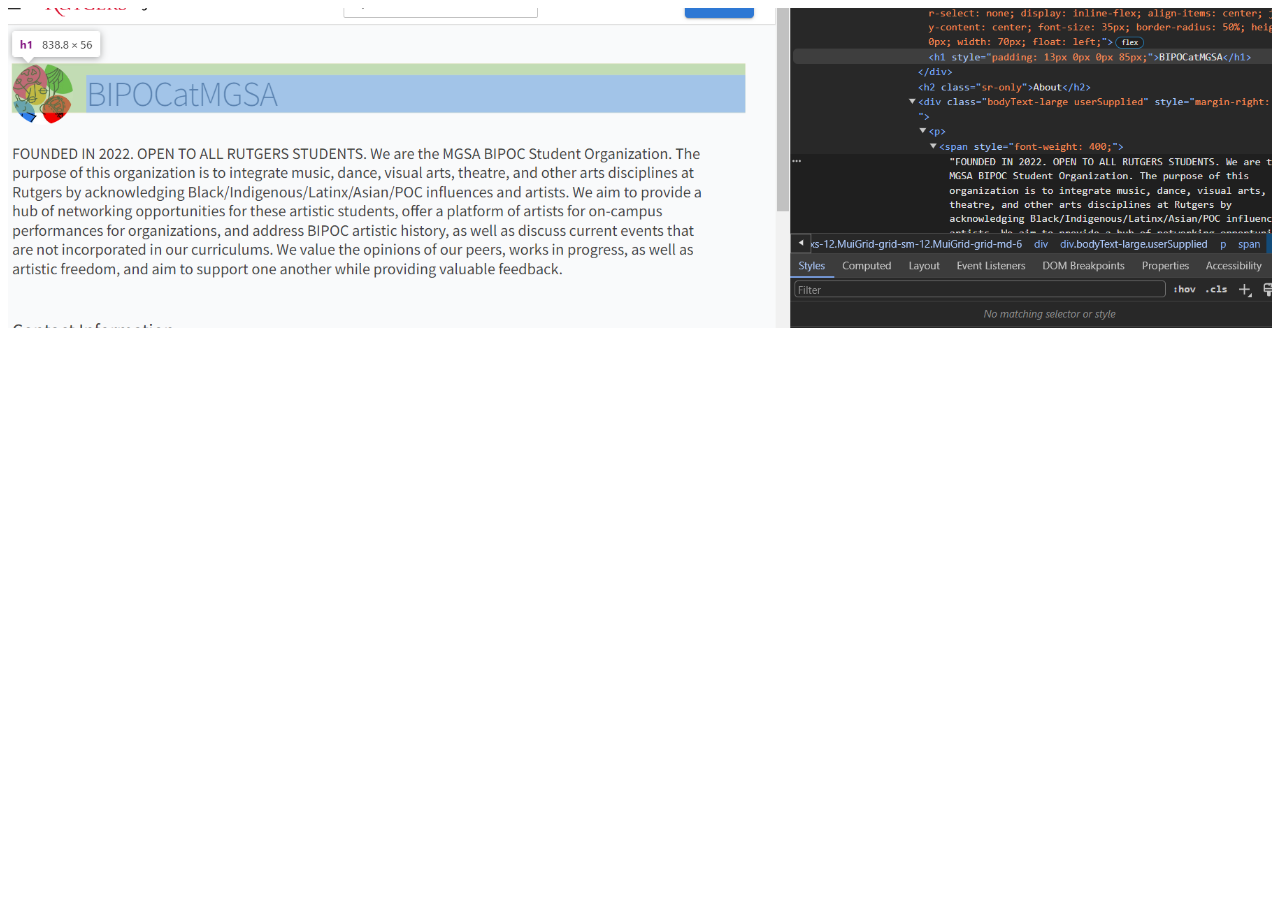
<file: HACK/INDEX.HTML>
<!DOCTYPE html>

<html lang="en">

<head>

<meta charset="UTF-8">

<title>HACK NETART</title>

<meta name="viewport" content="width=device-width,initial-scale=1">

</head>

<body>

    <img src="Screenshot_6.png" style="width:100%;">


</body>

</html>
</file>
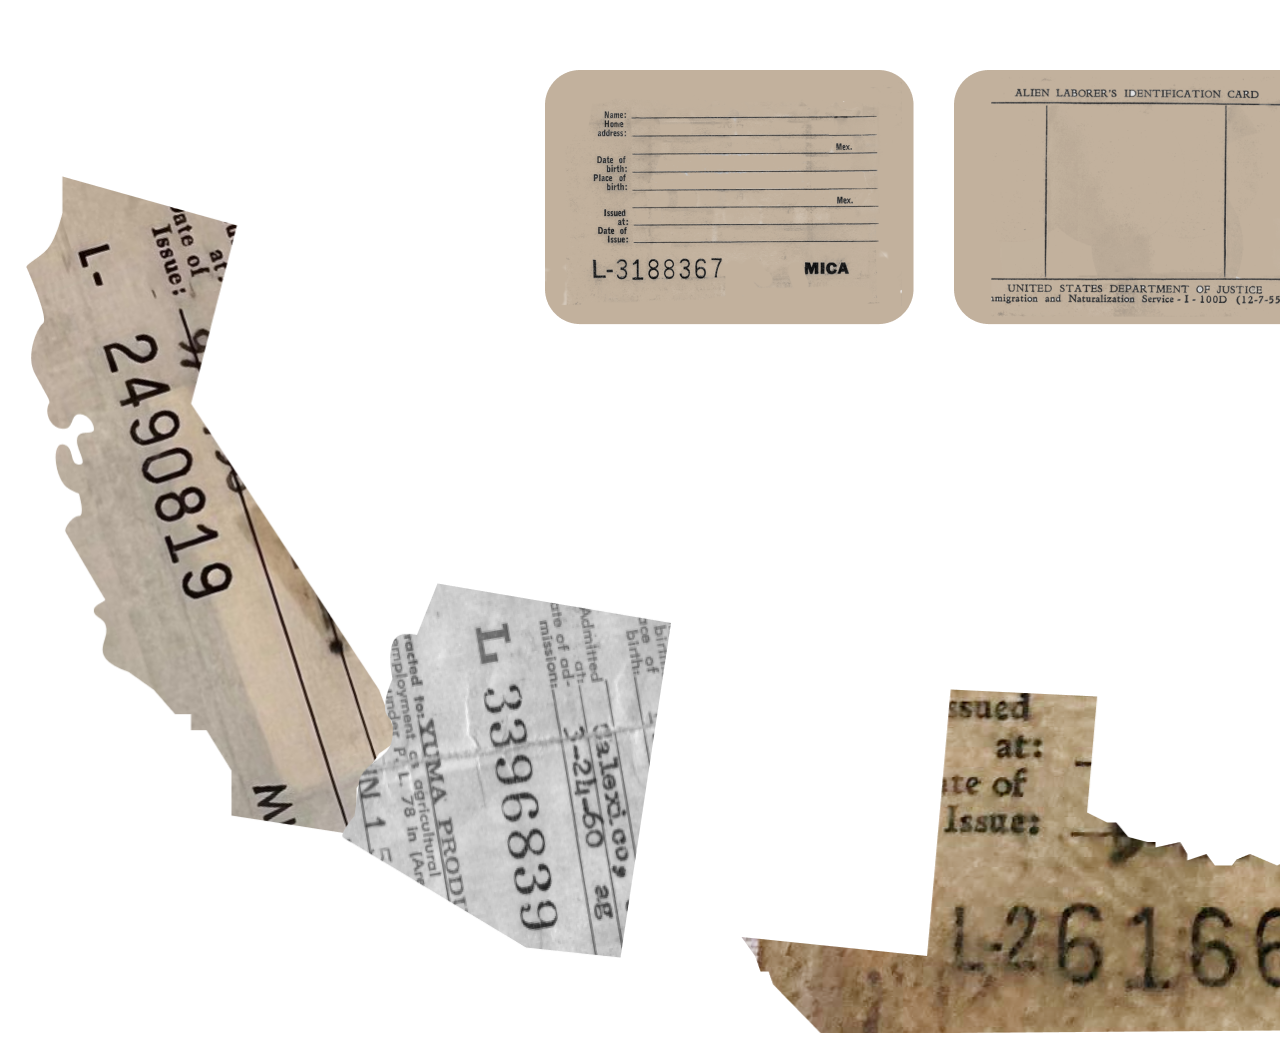
<file: HYPERTXT/INDEX.HTML>
<!DOCTYPE html>
<html>
    <body>
        <div style="width: 1440px; height: 1024px; position: relative; background: #ffffff">
            <a href="index1.html"><img style="width: 369.09px; height: 657.50px; left: 18.41px; top: 167.50px; position: absolute" src="Vector 1.png" /></a>

            <a href="index2.html"><img style="width: 670px; height: 344.50px; left: 733px; top: 680.50px; position: absolute" src="Vector 2.png" /></a>

            <a href="index3.html"><img style="width: 328.62px; height: 375px; left: 334.38px; top: 574.50px; position: absolute" src="Vector 3.png" /></a>

            <a href="index4.html"><img style="width: 369px; height: 255px; left: 537px; top: 62px; position: absolute" src="Group 3.png" /></a>

            <a href="index5.html"><img style="width: 369px; height: 255px; left: 946px; top: 62px; position: absolute" src="Group 1.png" /></a>
          </div>
    </body>
</html>
</file>
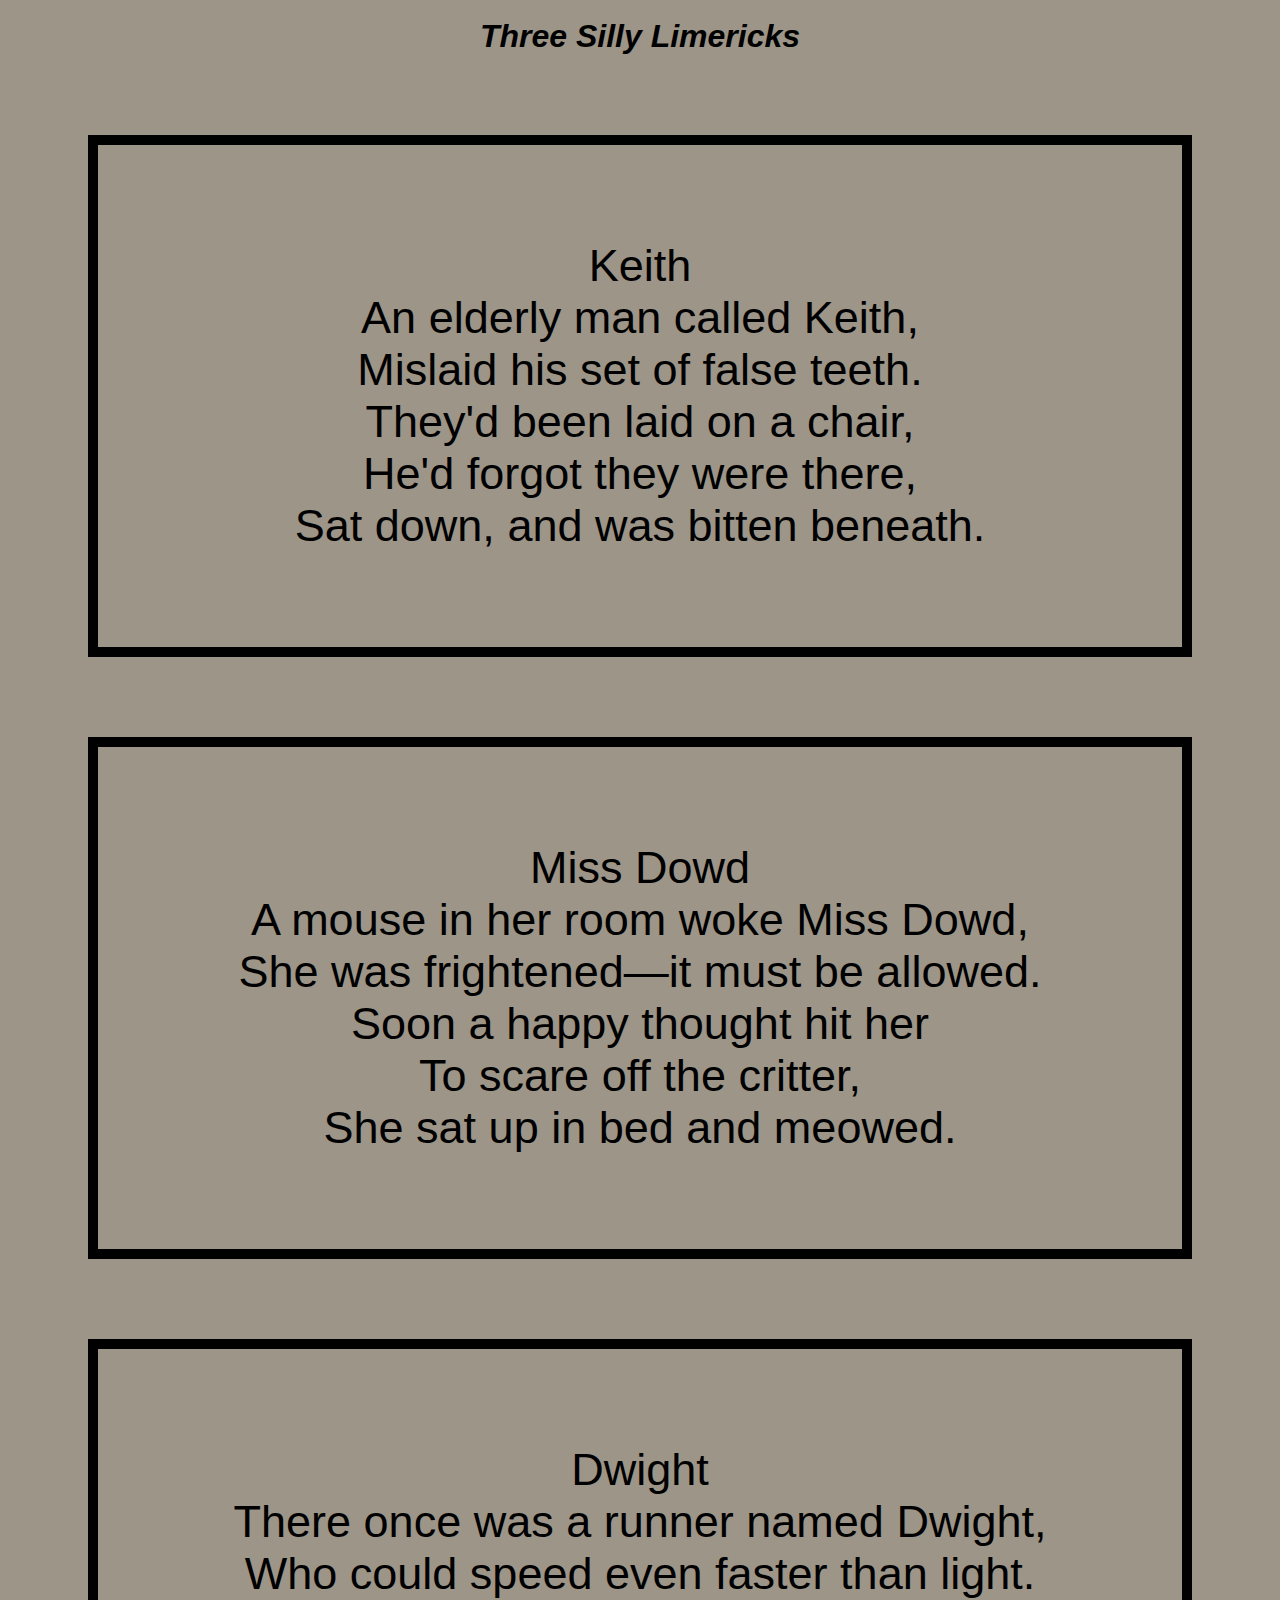
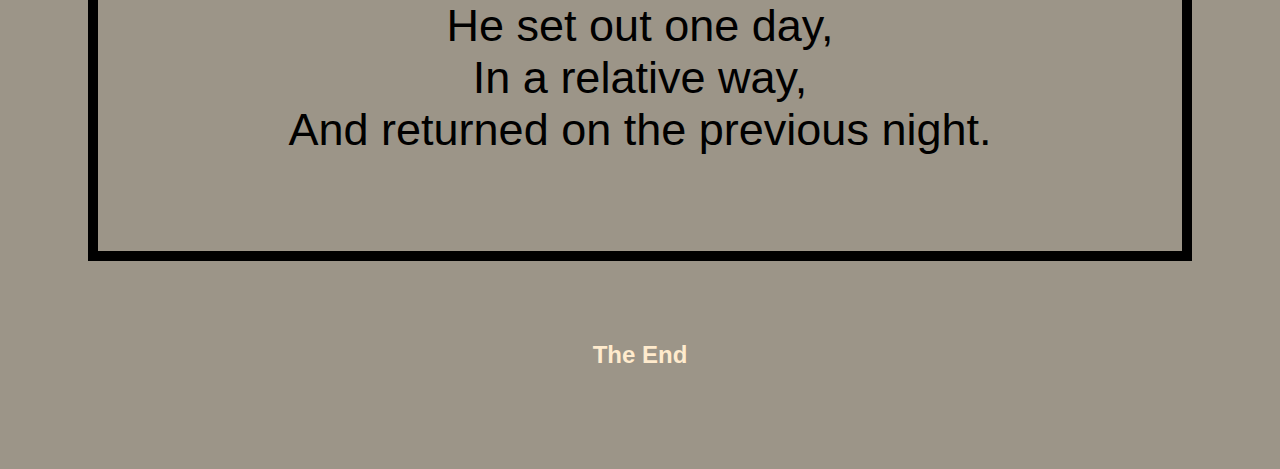
<file: limericks/index.html>
<head> 
    <!DOCTYPE html>
<html lang="en">
<head>
  <meta charset="UTF-8">
  <title>Exercise 3</title>
  <meta name="viewport" content="width=device-width,initial-scale=1">
  <link rel="stylesheet" href="css/style.css">  
</head>
<body>
    <h1>Three Silly Limericks</h1>    
    <div>
        <p><span class="title">Keith</span><br>
        An elderly man called Keith,<br>
        Mislaid his set of false teeth.<br>
        They'd been laid on a chair,<br>
        He'd forgot they were there,<br>
        Sat down, and was bitten beneath.</p>
    </div>
    <div>
        <p><span class="title">Miss Dowd</span><br>
        A mouse in her room woke Miss Dowd,<br>
        She was frightened—it must be allowed.<br>
        Soon a happy thought hit her<br>
        To scare off the critter,<br>
        She sat up in bed and meowed.</p>
    </div>
    <div>
        <p><span class="title">Dwight</span><br>
        There once was a runner named Dwight,<br>
        Who could speed even faster than light.<br>
        He set out one day,<br>
        In a relative way,<br>
        And returned on the previous night.</p>
    </div>
    <h2 id="theend">The End</h2>
    <br>
    <br>
    <br>
    <br>
</body>
</html>
</head>
</file>
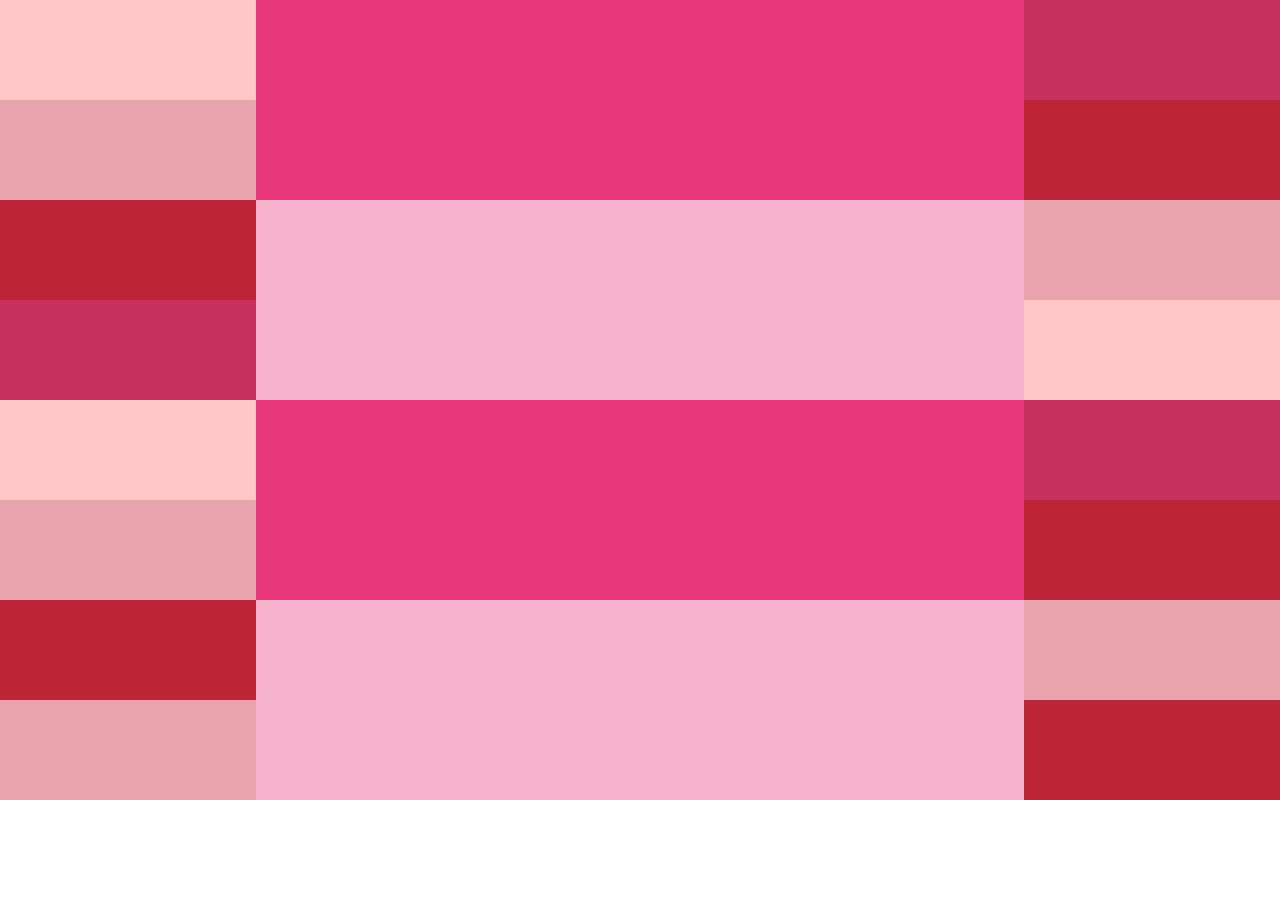
<file: quilt/css/index.html>
<html lang="en">
<head>
  <meta charset="UTF-8">
  <title>My HTML Document</title>
  <meta name="viewport" content="width=device-width,initial-scale=1">
  <link rel="stylesheet" href="style.css">
</head>
<body>
  <div class="column1">
    <div class="smallbox pink1"></div>
    <div class="smallbox pink2"></div>
  </div>

  <div class="column2">
  </div>
  
  <div class="column3"> 
    <div class="smallbox pink3"></div>
    <div class="smallbox pink4"></div>
  </div>

  <div class="column4">
    <div class="smallbox pink5"></div>
    <div class="smallbox pink6"></div>
  </div>

  <div class="column5">
</div>

<div class="column3"> 
    <div class="smallbox pink7"></div>
    <div class="smallbox pink8"></div>
  </div>

  <div class="column1">
    <div class="smallbox pink9"></div>
    <div class="smallbox pink10"></div>
  </div>

  <div class="column2">
  </div>
  
  <div class="column3"> 
    <div class="smallbox pink11"></div>
    <div class="smallbox pink12"></div>
  </div>

  <div class="column4">
    <div class="smallbox pink13"></div>
    <div class="smallbox pink14"></div>
  </div>

  <div class="column5">
</div>

<div class="column3"> 
    <div class="smallbox pink15"></div>
    <div class="smallbox pink16"></div>
  </div>
  
</body>
</html>
</file>
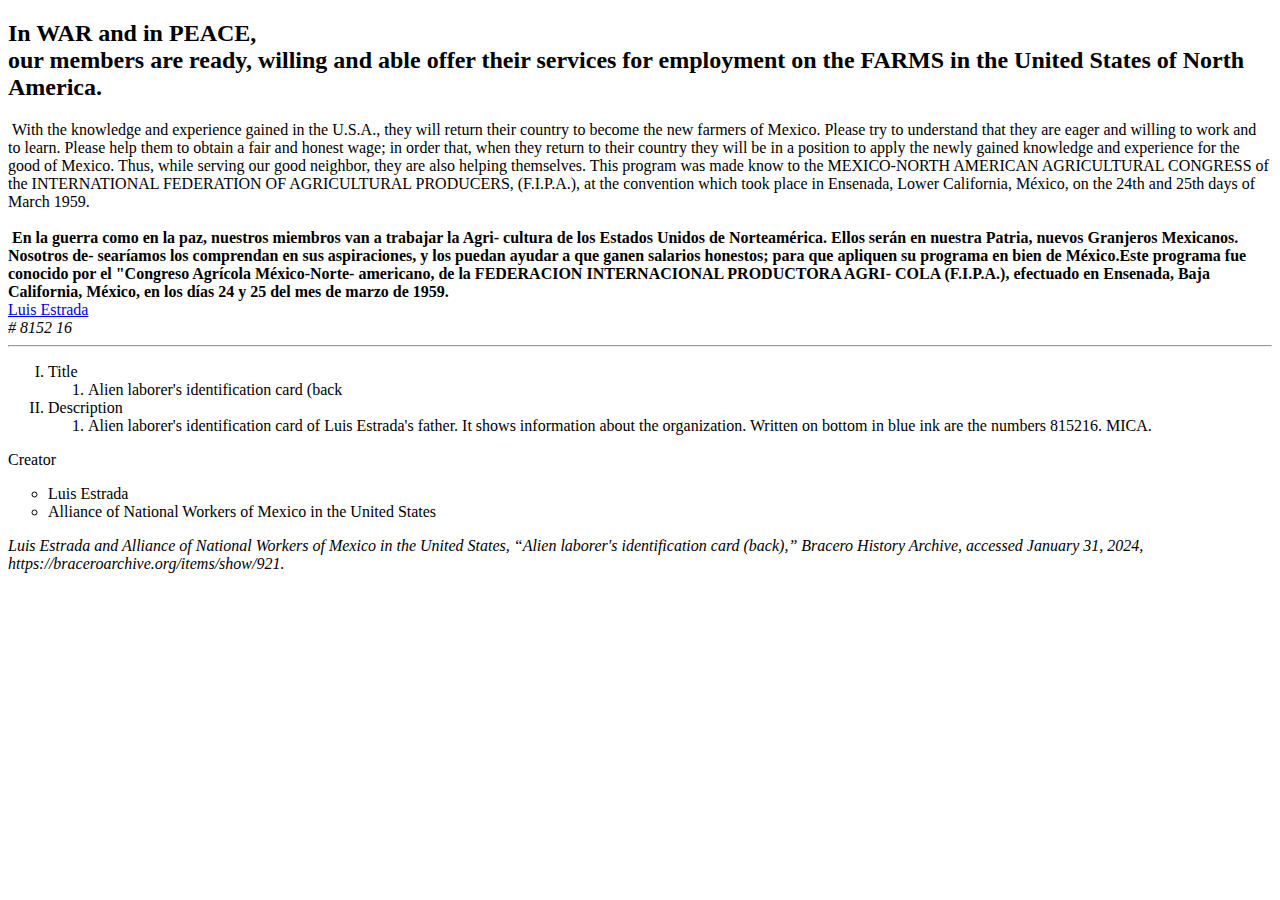
<file: poem.html>
<!DOCTYPE html>

<html lang="en">

<head>

<meta charset="UTF-8">

<title>BRACERO</title>

<meta name="viewport" content="width=device-width,initial-scale=1">

</head>

<body>

<p>
  <h2>In WAR and in PEACE, <br>our members are ready, willing and able offer their services for employment on the FARMS in the United States of North America.</h2>
  
  &nbsp;With the knowledge and experience gained in the U.S.A., they will return their country to become the new farmers of Mexico. Please try to understand that they are eager and willing to work and to learn. Please help them to obtain a fair and honest wage; in order that, when they return to their country they will be in a position to apply the newly gained knowledge and experience for the good of Mexico. Thus, while serving our good neighbor, they are also helping themselves.
  This program was made know to the MEXICO-NORTH AMERICAN AGRICULTURAL CONGRESS of the INTERNATIONAL FEDERATION OF AGRICULTURAL PRODUCERS, (F.I.P.A.), at the convention which took place in Ensenada, Lower California, México, on the 24th and 25th days of March 1959.
  <br>
  <br>
  <b>&nbsp;En la guerra como en la paz, nuestros miembros van a trabajar la Agri- cultura de los Estados Unidos de Norteamérica.
    Ellos serán en nuestra Patria, nuevos Granjeros Mexicanos. Nosotros de- searíamos los comprendan en sus aspiraciones, y los puedan ayudar a que ganen salarios honestos; para que apliquen su programa en bien de México.Este programa fue conocido por el "Congreso Agrícola México-Norte- americano, de la FEDERACION INTERNACIONAL PRODUCTORA AGRI- COLA (F.I.P.A.), efectuado en Ensenada, Baja California, México, en los días 24 y 25 del mes de marzo de 1959. </b>
  <br>
    <a href="https://braceroarchive.org/items/show/921">Luis Estrada</a>
    <br>
  <em># 8152 16</em>
  <HR></hr>
    <ol type="I">
      <li>Title
        <ol>
      <li>Alien laborer's identification card (back</li></ol></li>
      <li>Description
        <ol>
      <li>Alien laborer's identification card of Luis Estrada's father. It shows information about the organization. Written on bottom in blue ink are the numbers 815216. MICA.</li></ol></li></ol>
Creator
      <ul style="list-style-type:circle;">
        <li>Luis Estrada
        </li>
        <li>Alliance of National Workers of Mexico in the United States
        </li>
      </ul> 
      <em>Luis Estrada and Alliance of National Workers of Mexico in the United States, “Alien laborer's identification card (back),” Bracero History Archive, accessed January 31, 2024, https://braceroarchive.org/items/show/921.</em>


        </p>
</body>

</html>
</file>
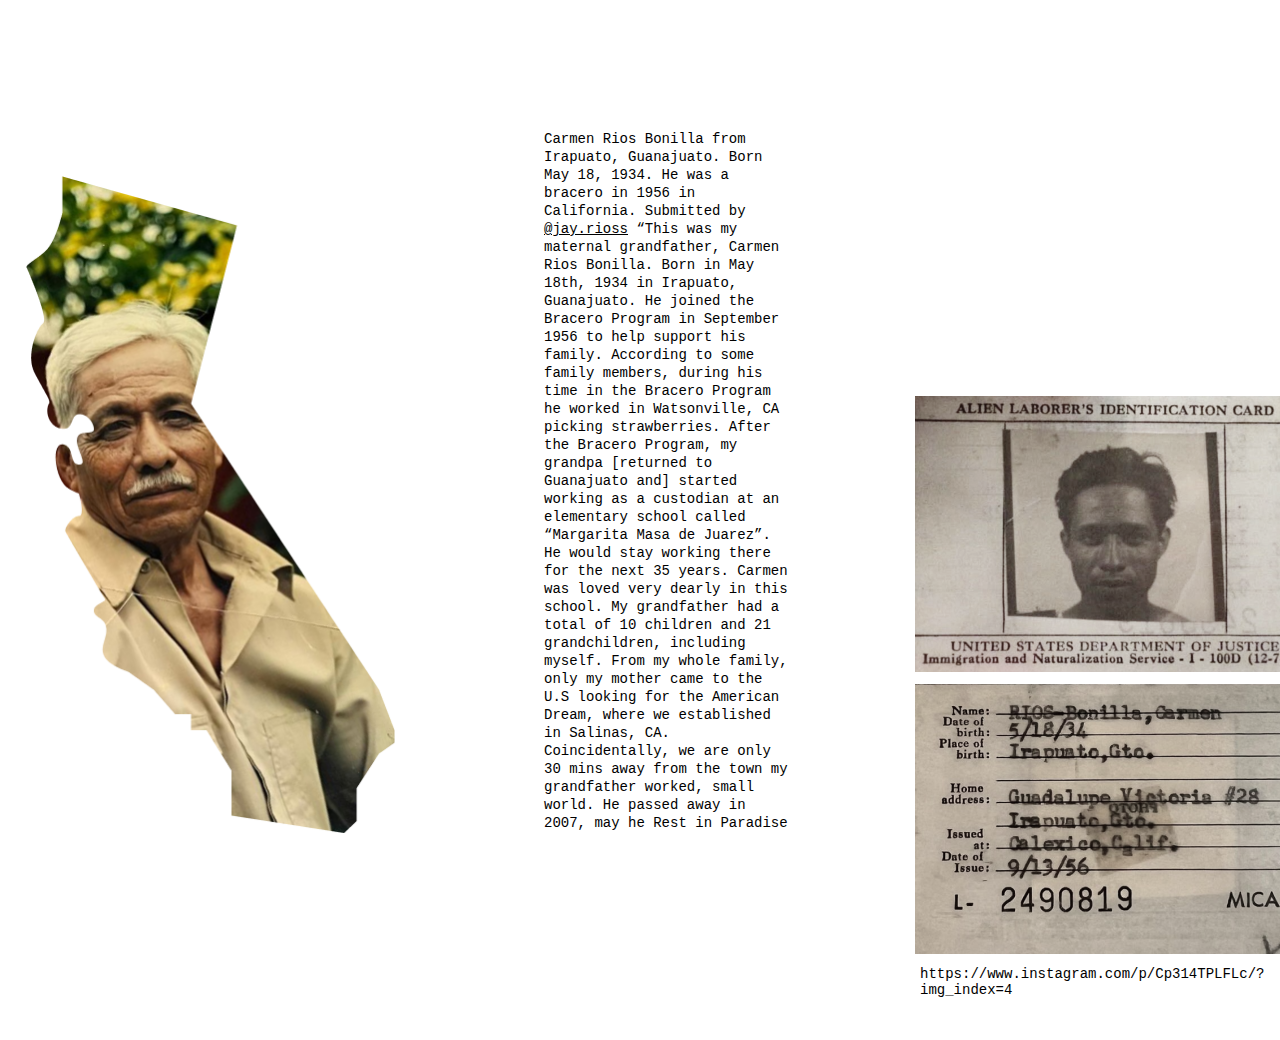
<file: HYPERTXT/index1.html>
<!DOCTYPE html>
<html>
    <body>
        <div style="width: 1440px; height: 1024px; position: relative; background: white">
            <div style="width: 1440px; height: 1024px; position: relative; background: white">
                <img style="width: 369.09px; height: 657.50px; left: 18.41px; top: 167.50px; position: absolute" src="Vector 1_1.png" />
                <img style="width: 407px; height: 270px; left: 907px; top: 676px; position: absolute" src="336314318_243949168069461_3051925412244981417_n 1.png" />
                <img style="width: 407px; height: 276px; left: 907px; top: 388px; position: absolute" src="336078415_721620192793304_8714685866703352473_n 1.png" />
                <div style="width: 249px; left: 536px; top: 121px; position: absolute"><span style="color: black; font-size: 14px; font-family:'Courier New', Courier, monospace; font-weight: 400; word-wrap: break-word">Carmen Rios Bonilla from Irapuato, Guanajuato. Born May 18, 1934. He was a bracero in 1956 in California.  Submitted by </span><span style="color: black; font-size: 14px; font-family:'Courier New', Courier, monospace; font-weight: 400; text-decoration: underline; word-wrap: break-word">@jay.rioss</span><span style="color: black; font-size: 14px; font-family:'Courier New', Courier, monospace; font-weight: 400; word-wrap: break-word">  “This was my maternal grandfather, Carmen Rios Bonilla. Born in May 18th, 1934 in Irapuato, Guanajuato. He joined the Bracero Program in September 1956 to help support his family. According to some family members, during his time in the Bracero Program he worked in Watsonville, CA picking strawberries.  After the Bracero Program, my grandpa [returned to Guanajuato and] started working as a custodian at an elementary school called “Margarita Masa de Juarez”. He would stay working there for the next 35 years. Carmen was loved very dearly in this school.  My grandfather had a total of 10 children and 21 grandchildren, including myself. From my whole family, only my mother came to the U.S looking for the American Dream, where we established in Salinas, CA. Coincidentally, we are only 30 mins away from the town my grandfather worked, small world.  He passed away in 2007, may he Rest in Paradise</span></div>
                <div style="width: 398px; left: 912px; top: 958px; position: absolute; color: black; font-size: 14px; font-family:'Courier New', Courier, monospace; font-weight: 400; word-wrap: break-word">https://www.instagram.com/p/Cp314TPLFLc/?img_index=4</div>
              </div>
          </div>
    </body>
</html>
</file>
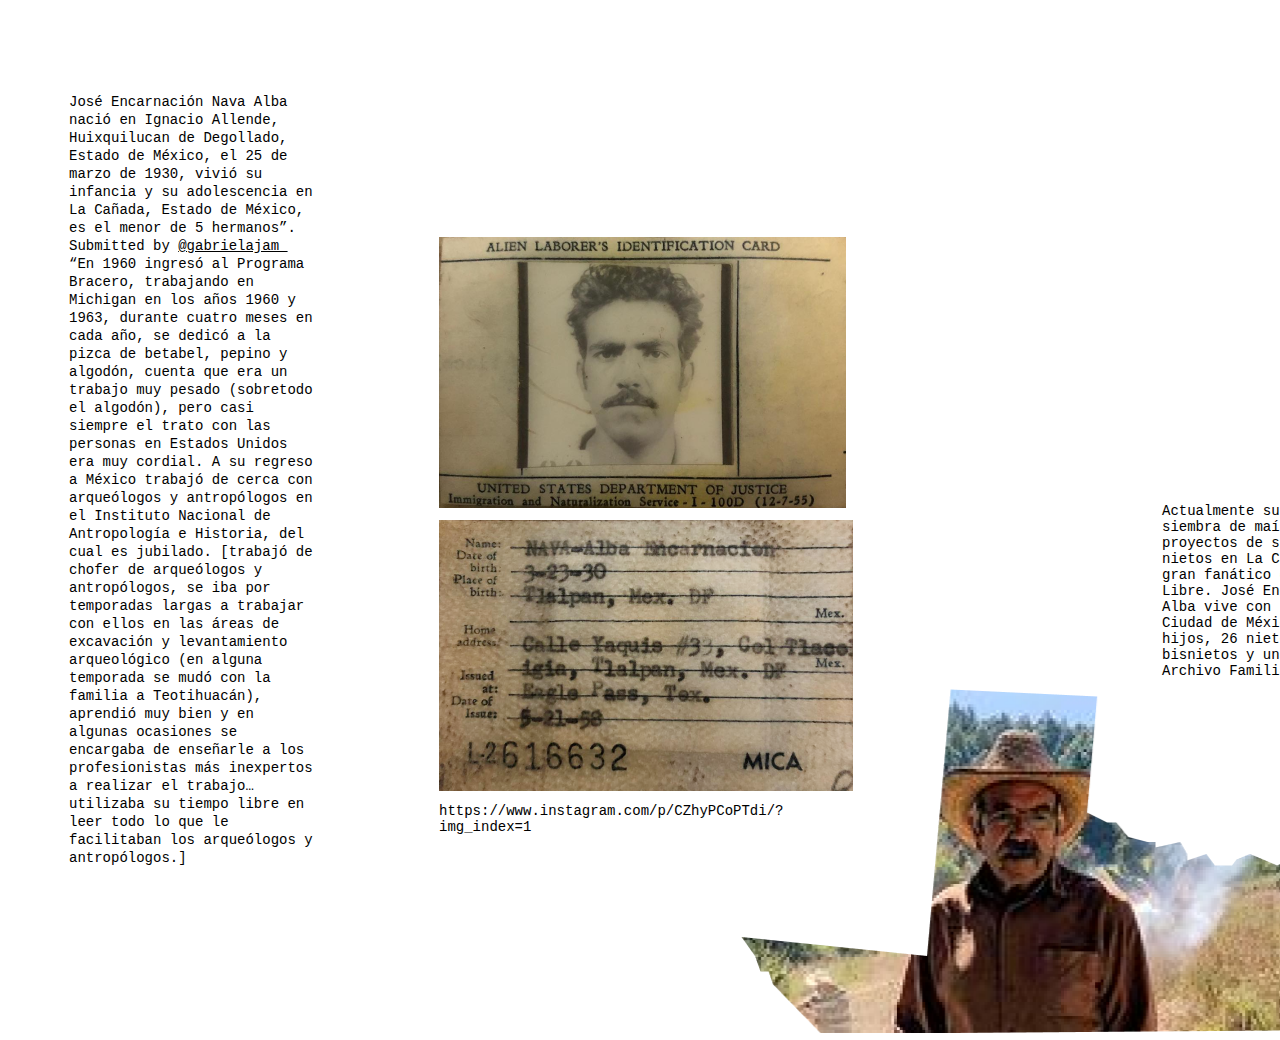
<file: HYPERTXT/index2.html>
<!DOCTYPE html>
<html>
    <body>
        <head></head>
        <div style="width: 1440px; height: 1024px; position: relative; background: white">
            <div style="width: 1440px; height: 1024px; position: relative; background: white">
                <div style="width: 1440px; height: 1024px; position: relative; background: white">
                    <img style="width: 670px; height: 344.50px; left: 733px; top: 680.50px; position: absolute" src="Vector 2_1.png" />
                    <img style="width: 407px; height: 271px; left: 431px; top: 229px; position: absolute" src="273126961_279160330821383_2168183539528009104_n 1.png" />
                    <img style="width: 414px; height: 271px; left: 431px; top: 512px; position: absolute" src="260141278_981987035739350_7153756924163594669_n 1.png" />
                    <div style="width: 249px; left: 61px; top: 84px; position: absolute"><span style="color: black; font-size: 14px; font-family:'Courier New', Courier, monospace; font-weight: 400; word-wrap: break-word">José Encarnación Nava Alba nació en Ignacio Allende, Huixquilucan de Degollado, Estado de México, el 25 de marzo de 1930, vivió su infancia y su adolescencia en La Cañada, Estado de México, es el menor de 5 hermanos”.  Submitted by </span><span style="color: black; font-size: 14px; font-family:'Courier New', Courier, monospace; font-weight: 400; text-decoration: underline; word-wrap: break-word">@gabrielajam_</span><span style="color: black; font-size: 14px; font-family:'Courier New', Courier, monospace; font-weight: 400; word-wrap: break-word">  “En 1960 ingresó al Programa Bracero, trabajando en Michigan en los años 1960 y 1963, durante cuatro meses en cada año, se dedicó a la pizca de betabel, pepino y algodón, cuenta que era un trabajo muy pesado (sobretodo el algodón), pero casi siempre el trato con las personas en Estados Unidos era muy cordial.  A su regreso a México trabajó de cerca con arqueólogos y antropólogos en el Instituto Nacional de Antropología e Historia, del cual es jubilado.  [trabajó de chofer de arqueólogos y antropólogos, se iba por temporadas largas a trabajar con ellos en las áreas de excavación y levantamiento arqueológico (en alguna temporada se mudó con la familia a Teotihuacán), aprendió muy bien y en algunas ocasiones se encargaba de enseñarle a los profesionistas más inexpertos a realizar el trabajo… utilizaba su tiempo libre en leer todo lo que le facilitaban los arqueólogos y antropólogos.]  </span></div>
                    <div style="width: 249px; left: 1154px; top: 495px; position: absolute; color: black; font-size: 14px; font-family:'Courier New', Courier, monospace; font-weight: 400; word-wrap: break-word">Actualmente supervisa la siembra de maíz y los proyectos de sus hijos y nietos en La Cañada, es un gran fanático de la Lucha Libre.  José Encarnación Nava Alba vive con su esposa en la Ciudad de México, tiene 10 hijos, 26 nietos, 20 bisnietos y una tataranieta”.  Archivo Familia Nava Cruz.  </div>
                    <div style="width: 398px; left: 431px; top: 795px; position: absolute; color: black; font-size: 14px; font-family:'Courier New', Courier, monospace; font-weight: 400; word-wrap: break-word">https://www.instagram.com/p/CZhyPCoPTdi/?img_index=1</div>
                  </div>
</head>
</body>
</html>
</file>
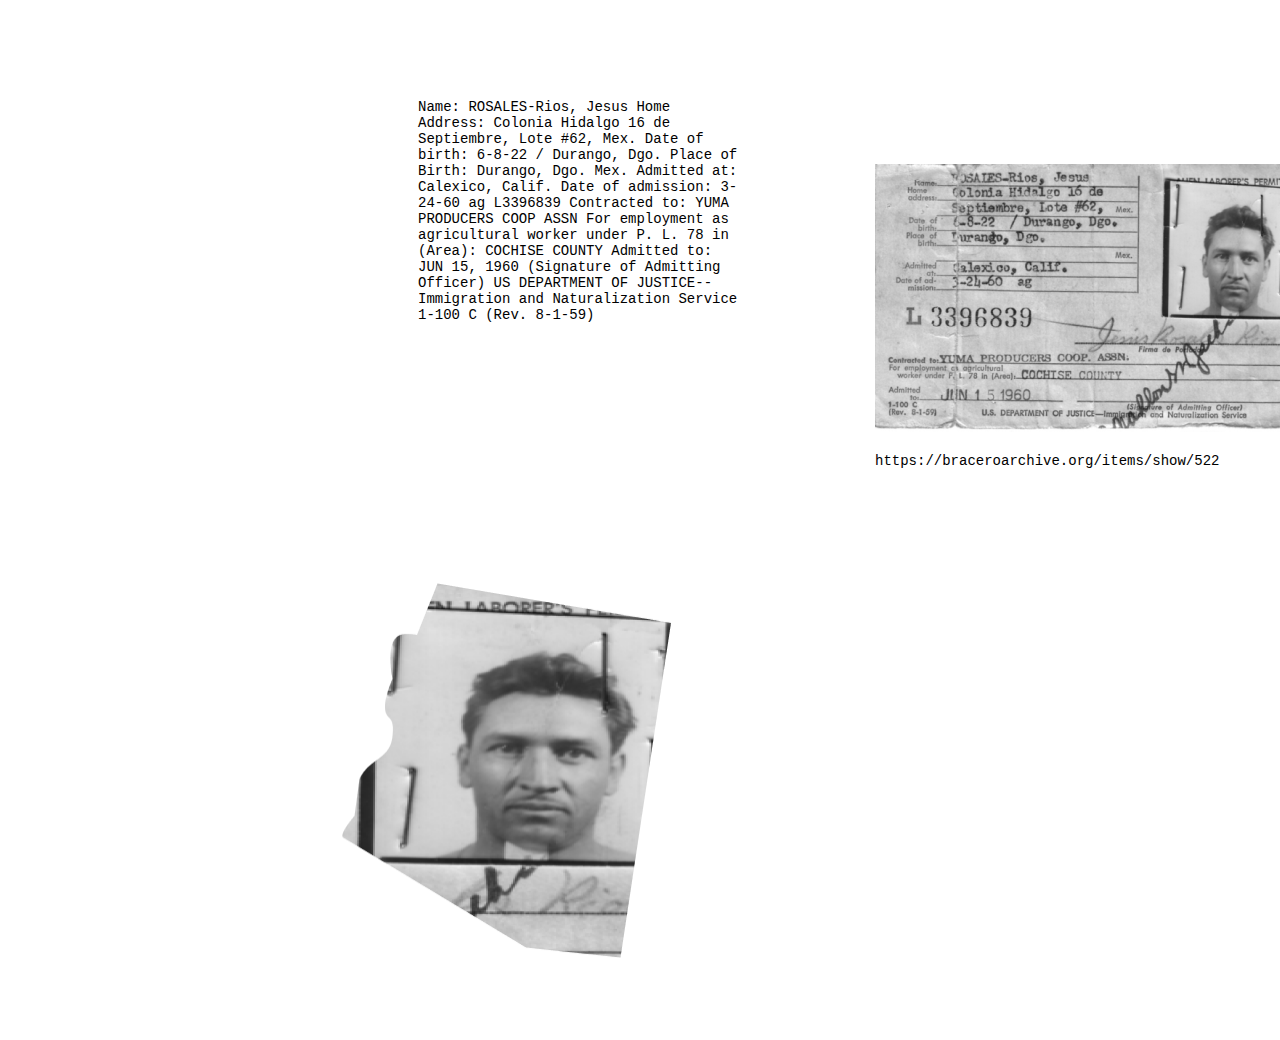
<file: HYPERTXT/index3.html>
<!DOCTYPE html>
<html>
    <body>
        <div style="width: 1440px; height: 1024px; position: relative; background: white">
            <div style="width: 1440px; height: 1024px; position: relative; background: white">
                <div style="width: 1440px; height: 1024px; position: relative; background: white">
                    <img style="width: 328.62px; height: 375px; left: 334.38px; top: 574.50px; position: absolute" src="Vector 3_1.png" />
                    <img style="width: 435px; height: 268px; left: 867px; top: 156px; position: absolute" src="rosalesrios-02_bd603b8f21 1.png" />
                    <div style="width: 322px; left: 410px; top: 91px; position: absolute; color: black; font-size: 14px; font-family:'Courier New', Courier, monospace; font-weight: 400; word-wrap: break-word">Name: ROSALES-Rios, Jesus  Home Address: Colonia Hidalgo 16 de Septiembre, Lote #62, Mex.  Date of birth: 6-8-22 / Durango, Dgo.  Place of Birth: Durango, Dgo. Mex.  Admitted at: Calexico, Calif.  Date of admission: 3-24-60 ag  L3396839  Contracted to: YUMA PRODUCERS COOP ASSN  For employment as agricultural worker under P. L. 78 in (Area): COCHISE COUNTY  Admitted to: JUN 15, 1960  (Signature of Admitting Officer)  US DEPARTMENT OF JUSTICE-- Immigration and Naturalization Service  1-100 C  (Rev. 8-1-59)</div>
                    <div style="width: 398px; left: 867px; top: 445px; position: absolute; color: black; font-size: 14px; font-family:'Courier New', Courier, monospace; font-weight: 400; word-wrap: break-word">https://braceroarchive.org/items/show/522</div>
                  </div>
                </body>
                </html>
</file>
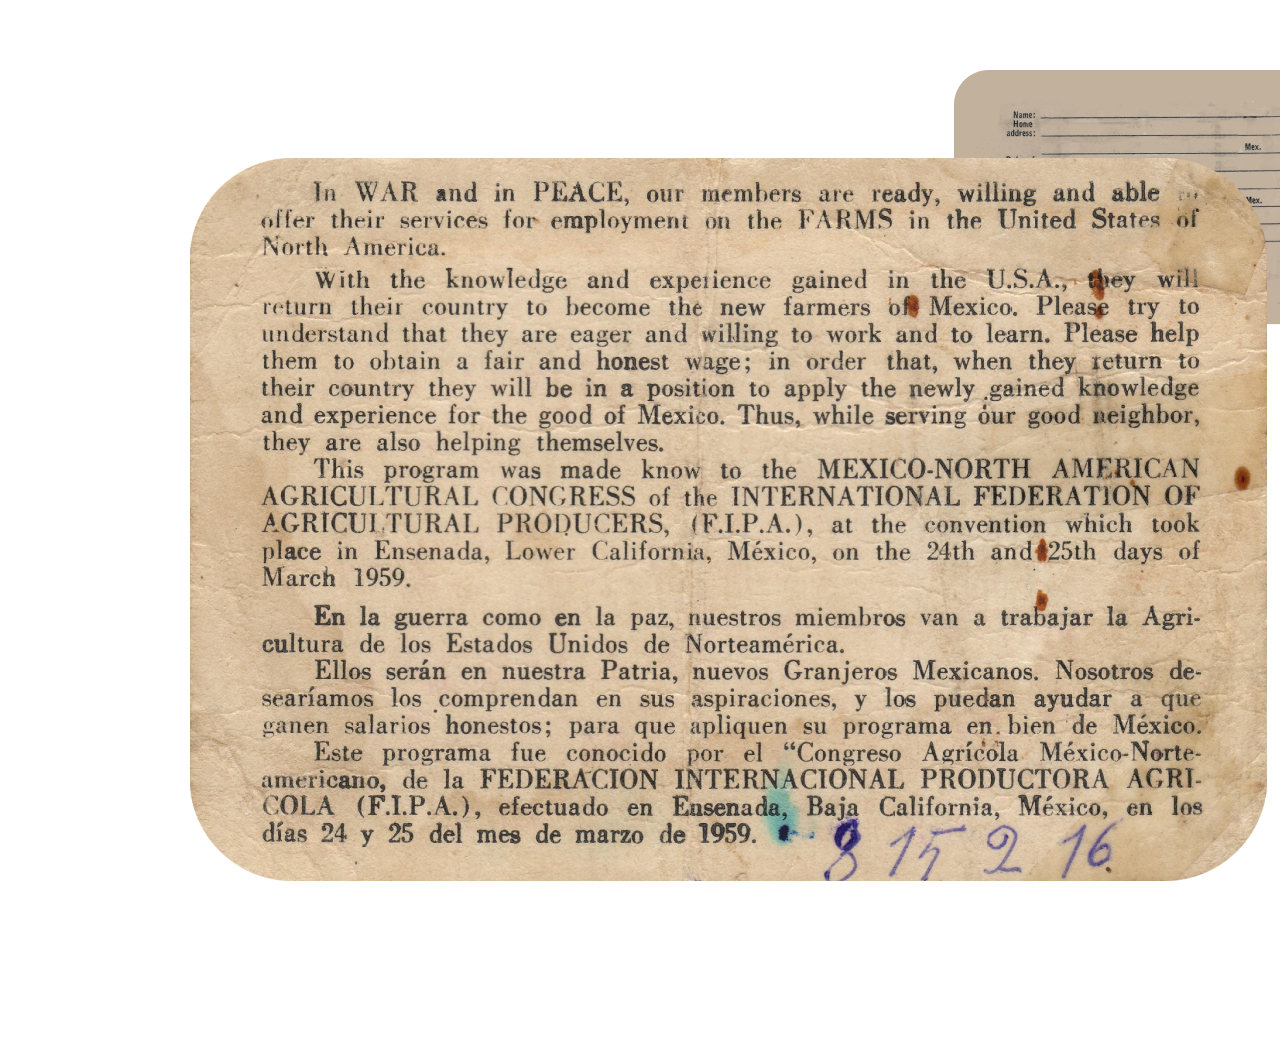
<file: HYPERTXT/index4.html>
<!DOCTYPE html>
<html>
    <body>
        <div style="width: 1440px; height: 1024px; position: relative; background: white">
            <div style="width: 1440px; height: 1024px; position: relative; background: white">
                <div style="width: 1440px; height: 1024px; position: relative; background: white">
                    <img style="width: 369px; height: 255px; left: 946px; top: 62px; position: absolute" src="Group 3.png" />
                    <img style="width: 1077px; height: 723px; left: 182px; top: 150px; position: absolute" src="image 3 1.png" />
                  </div>
                </body>
                </html>
</file>
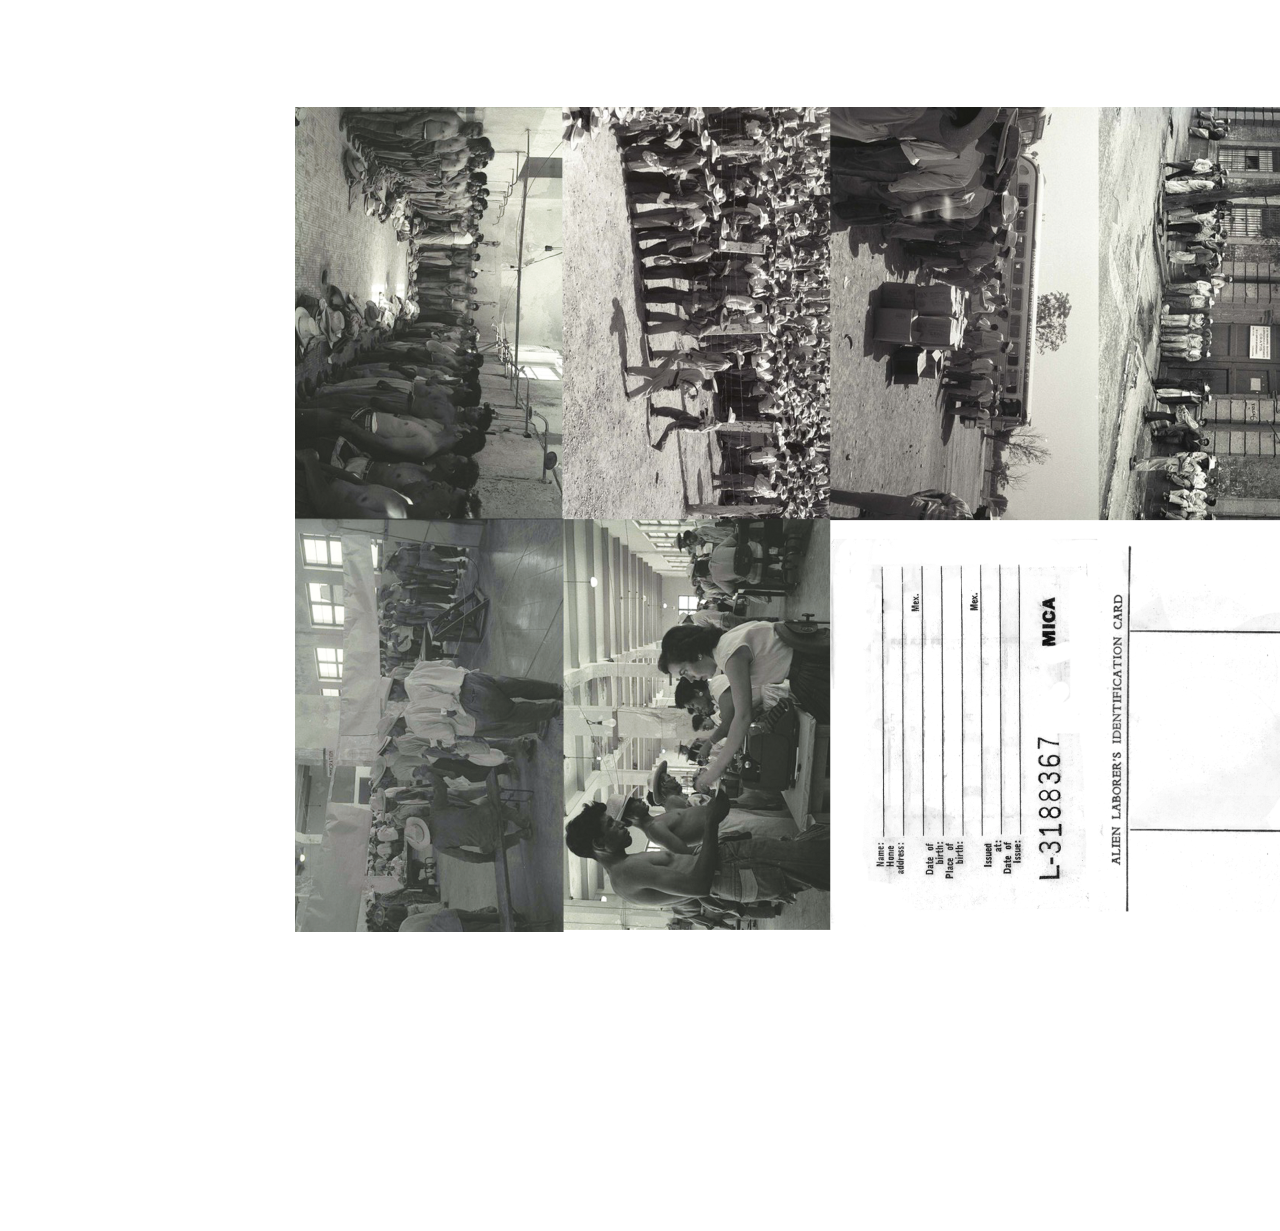
<file: HYPERTXT/index5.html>
<!DOCTYPE html>
<html>
    <body>
        <div style="width: 1440px; height: 1024px; position: relative; background: white">
            <div style="width: 1440px; height: 1024px; position: relative; background: white">
                <div style="width: 1440px; height: 1024px; padding-top: 99px; padding-bottom: 100px; padding-left: 186px; background: white; justify-content: flex-end; align-items: flex-start; gap: 22px; display: inline-flex">
                    <img style="width: 1068px; height: 825px" src="final 2.png" />
                    <div style="width: 249px; color: black; font-size: 14px; font-family:'Courier New', Courier, monospace; font-weight: 400; word-wrap: break-word">PRINT THIS ZINE created by Audrey Arias-Justo</div>
                  </div>
                </body>
                </html>
</file>
<file: limericks/css/style.css>
body {
    background-color: rgb(156, 149, 136);
  }
  body {
    font-family: Arial, Helvetica, sans-serif;
  }
  body {
    text-align: center;
  }
  h1 {
    font-style: italic;
    padding-top: 10px;
  }
  p {
    font-size: 45px;
  }
  .title {
    font-weight: limericks bold;
  }
  #theend {
    color: blanchedalmond;
  }
  div {
    padding: 50px;
    margin: 80px;
    border: 10px solid black;
  }
</file>
<file: quilt/css/style.css>
* { 
    margin: 0; 
    padding: 0; 
  }
  
.column1 {
  width:20%;
  height:100px;
  float:left;
}

.column2 {
  background-color:rgb(233, 55, 123);
  width:60%;
  height:200px;
  float:left;
}

.column3 {
  width:20%;
  height:200px;
  float:left;
}

.smallbox {
  width:100%;
  height:100px;
}

.pink1 {
  background-color:#ffc6c6;
}

.pink2 {
  background-color:#e9a4ae;
}

.pink3 {
    background-color:#c63160;
  }

.pink4 {
  background-color:#be2539;
}

.column4 {
    width:20%;
    height:100px;
    float:left;
  }
  .smallbox {
    width:100%;
    height:100px;
  }
  
  .pink5 {
    background-color:#be2539;
  }
  
  .pink6 {
    background-color:#c63160;
  }

  .column5 {
    background-color:rgb(246, 177, 203);
    width:60%;
    height:200px;
    float:left;
  }

  .pink7 {
    background-color:#e9a4ae;
  }

  .pink8 {
    background-color:#ffc6c6;
  }
  .column1 {
  width:20%;
  height:100px;
  float:left;
}

.column2 {
  background-color:rgb(233, 55, 123);
  width:60%;
  height:200px;
  float:left;
}

.column3 {
  width:20%;
  height:200px;
  float:left;
}

.smallbox {
  width:100%;
  height:100px;
}

.pink9 {
  background-color:#ffc6c6;
}

.pink10 {
  background-color:#e9a4ae;
}

.pink11 {
    background-color:#c63160;
  }

.pink12 {
  background-color:#be2539;
}

.column4 {
    width:20%;
    height:100px;
    float:left;
  }
  .smallbox {
    width:100%;
    height:100px;
  }
  
  .pink13 {
    background-color:#be2539;
  }
  
  .pink14 {
    background-color:#e9a4ae;
  }

  .column5 {
    background-color:rgb(246, 177, 203);
    width:60%;
    height:200px;
    float:left;
  }

  .pink15 {
    background-color:#e9a4ae;
  }

  .pink16 {
    background-color:#be2539;
  }
</file>
